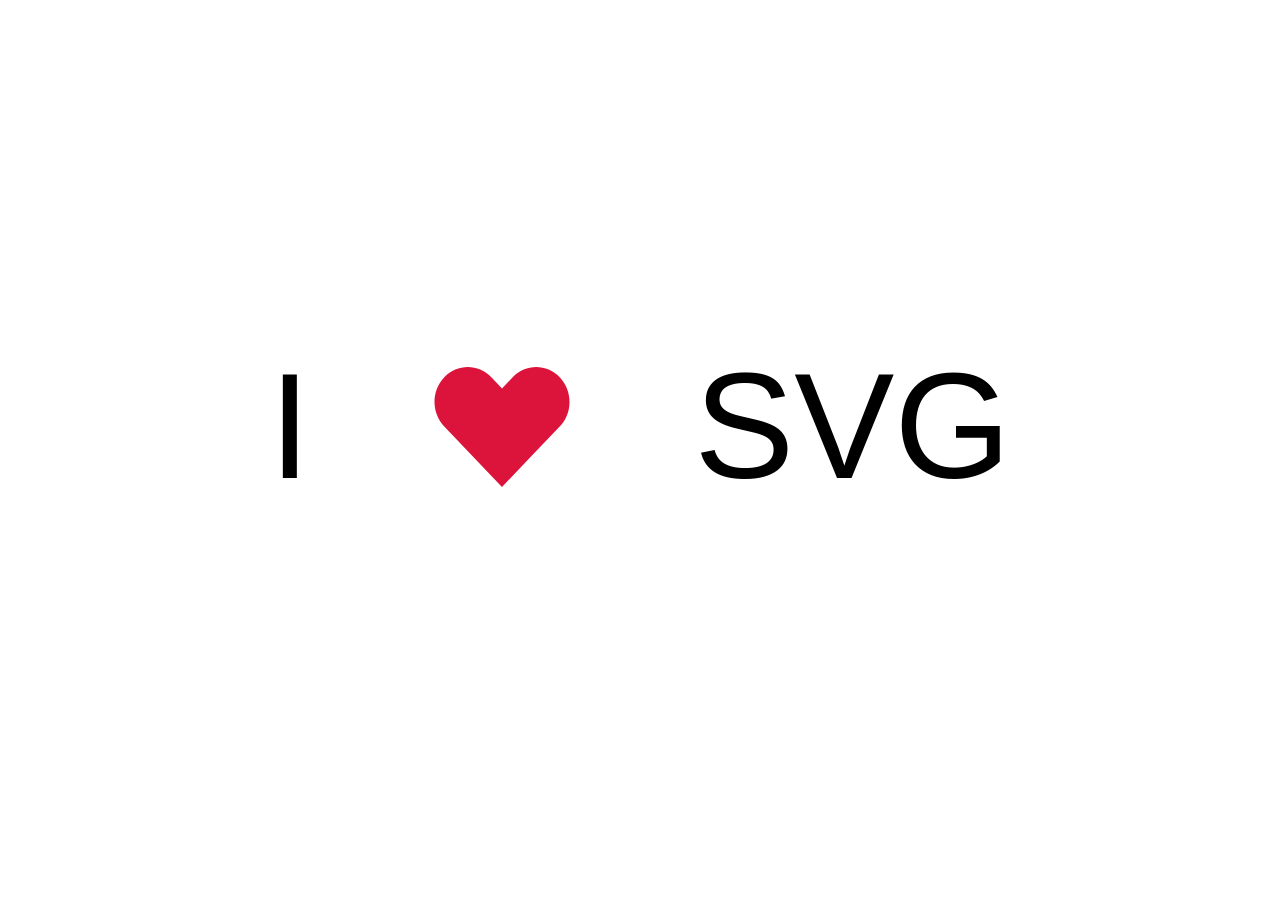
<file: index.html>
<!DOCTYPE html>
<html lang="en">
<head>
    <meta charset="UTF-8">
    <title>Title</title>
    <link rel="stylesheet" href="index.css">
</head>
<body>
<div class="wrapper">
    <div class="title">
        <label class="title-label">I</label>
        <svg class="heart"><use xlink:href="common.svg#heart" /></svg>
        <label class="title-label">SVG</label>
    </div>
</div>
</body>
</html>
</file>
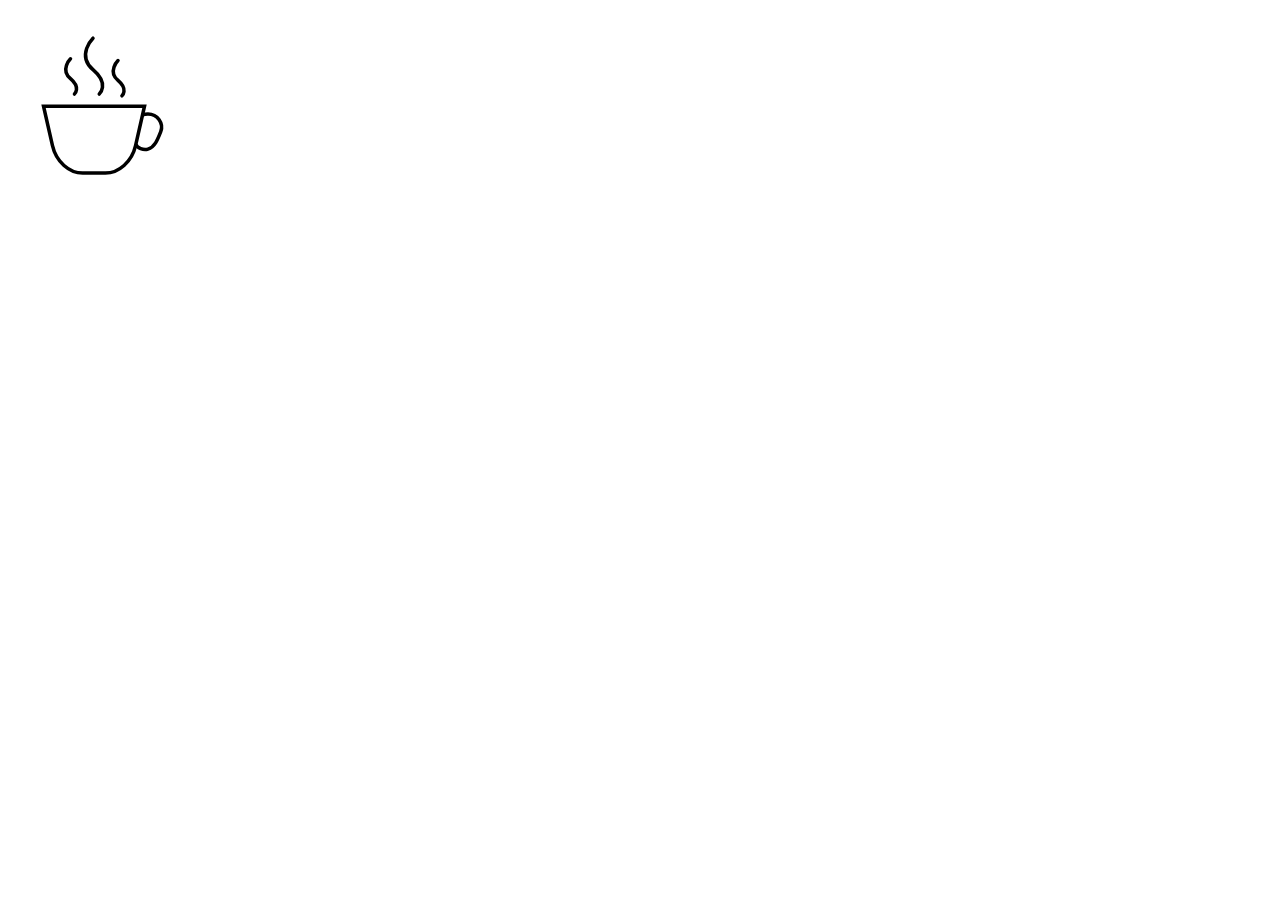
<file: accessibility.html>
<!DOCTYPE html>
<html lang="en">
<head>
    <meta charset="UTF-8">
    <title>SVG Demo - Accessability</title>
</head>
<body>

<svg id="img" viewBox="0 0 720 500" aria-labelledby="imgTitle imgDesc" role="img">
    <title id="imgTitle">Кружка чая</title>
    <desc id="imgDesc">Изображена кружка горячего чая</desc>

    <g display="none"><g display="inline"><g><rect fill="#000000" width="100" height="5"/></g></g><g display="inline"><g><rect y="95" fill="#000000" width="100" height="5"/></g></g><g display="inline"><g><rect x="95" fill="#000000" width="5" height="100"/></g></g><g display="inline"><g><rect fill="#000000" width="5" height="100"/></g></g></g><g enable-background="new    "><g><g><path fill="none" stroke="#000000" stroke-width="2" stroke-miterlimit="10" d="M20.236,55.959l5.098,22.416     c2.11,9.277,9.664,15.666,17.189,15.666h12.945c7.525,0,15.079-6.389,17.189-15.666l5.098-22.416H20.236z"/></g></g><path fill="none" stroke="#000000" stroke-width="2" stroke-miterlimit="10" d="M76.631,60.905   c0.972-0.314,2.008-0.484,3.083-0.484c5.523,0,9.072,5.412,7.286,10c-1.896,4.87-3.5,8.829-7.286,10   c-2.554,0.79-6.214-0.588-6.895-2.756"/><path fill="none" stroke="#000000" stroke-width="2" stroke-linecap="round" stroke-miterlimit="10" d="M48.411,17.184   c0,0-9.642,9.761,0,17.968c9.642,8.209,3.567,13.866,3.567,13.866"/><path fill="none" stroke="#000000" stroke-width="2" stroke-linecap="round" stroke-miterlimit="10" d="M62.654,29.916   c0,0-6.082,6.158,0,11.336C68.737,46.431,64.905,50,64.905,50"/><path fill="none" stroke="#000000" stroke-width="2" stroke-linecap="round" stroke-miterlimit="10" d="M35.59,28.934   c0,0-6.083,6.158,0,11.336c6.083,5.179,2.251,8.748,2.251,8.748"/></g>

</svg>


</body>
</html>
</file>
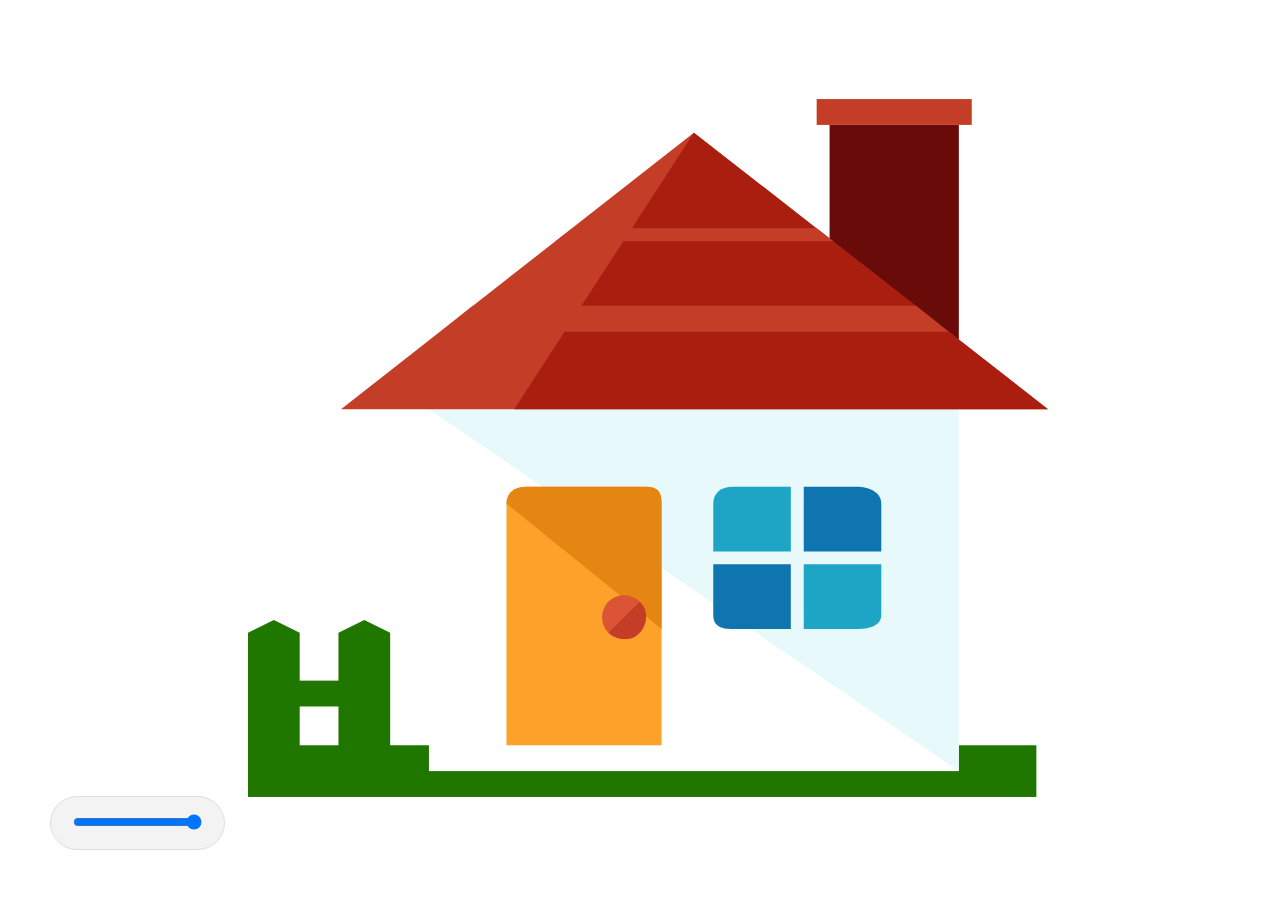
<file: responsive.html>
<!DOCTYPE html>
<html lang="en">
<head>
    <meta charset="UTF-8">
    <title>SVG Demo</title>
    <link rel="stylesheet" href="main.css"/>
</head>
<body>
<div class="wrapper">
    <iframe src="home.svg" class="iframe-container js-iframe"></iframe>

    <div class="controls">
        <input type="range" class="js-iframe-width-range" value="700" step="50" max="700" min="0" />
    </div>
</div>

<script src="range-controller.js"></script>
</body>
</html>
</file>
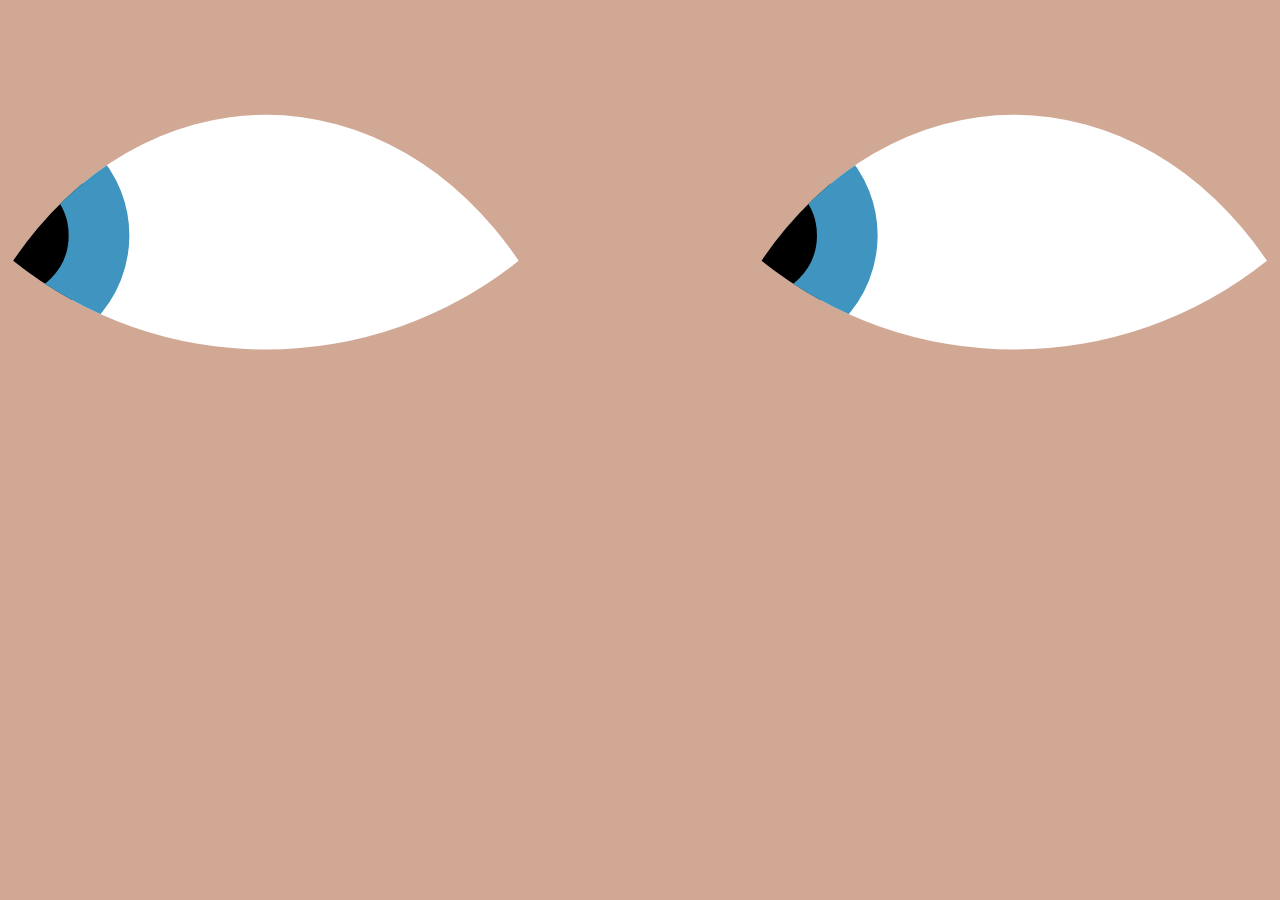
<file: css-vars/css-vars.html>
<!DOCTYPE html>
<html lang="en">
<head>
    <meta charset="UTF-8">
    <title>SVG Demo - Css Vars</title>
    <style>
        svg, body {
            background: #D1A894;
        }
        #white-path {
            fill: white;
        }
        .iris {
            fill: black;
            stroke: #3F95BF;
            stroke-width: 12px;

            cx: calc(25px + 55px * var(--mouse-x));
        }
    </style>
</head>
<body>
<svg viewBox="0 0 250 100">
    <clipPath id="white-clip">
        <path id="white-path" d="M1,50 a65,80 0 0,1 100,0 a80,80 0 0,1 -100,0 Z"></path>
    </clipPath>
    <use id="eye-white" href="#white-path"></use>
    <use href="#eye-white" x="148"></use>
    <circle id="iris" class="iris" cy="45" r="18" clip-path="url(#white-clip)"></circle>
    <use class="iris" href="#iris" x="148"></use>
</svg>

<script>
    var root = document.documentElement;

    document.addEventListener("mousemove", evt => {
        let x = evt.clientX / innerWidth;
        let y = evt.clientY / innerHeight;

        root.style.setProperty("--mouse-x", x);
        root.style.setProperty("--mouse-y", y);
    });

</script>
</body>
</html>
</file>
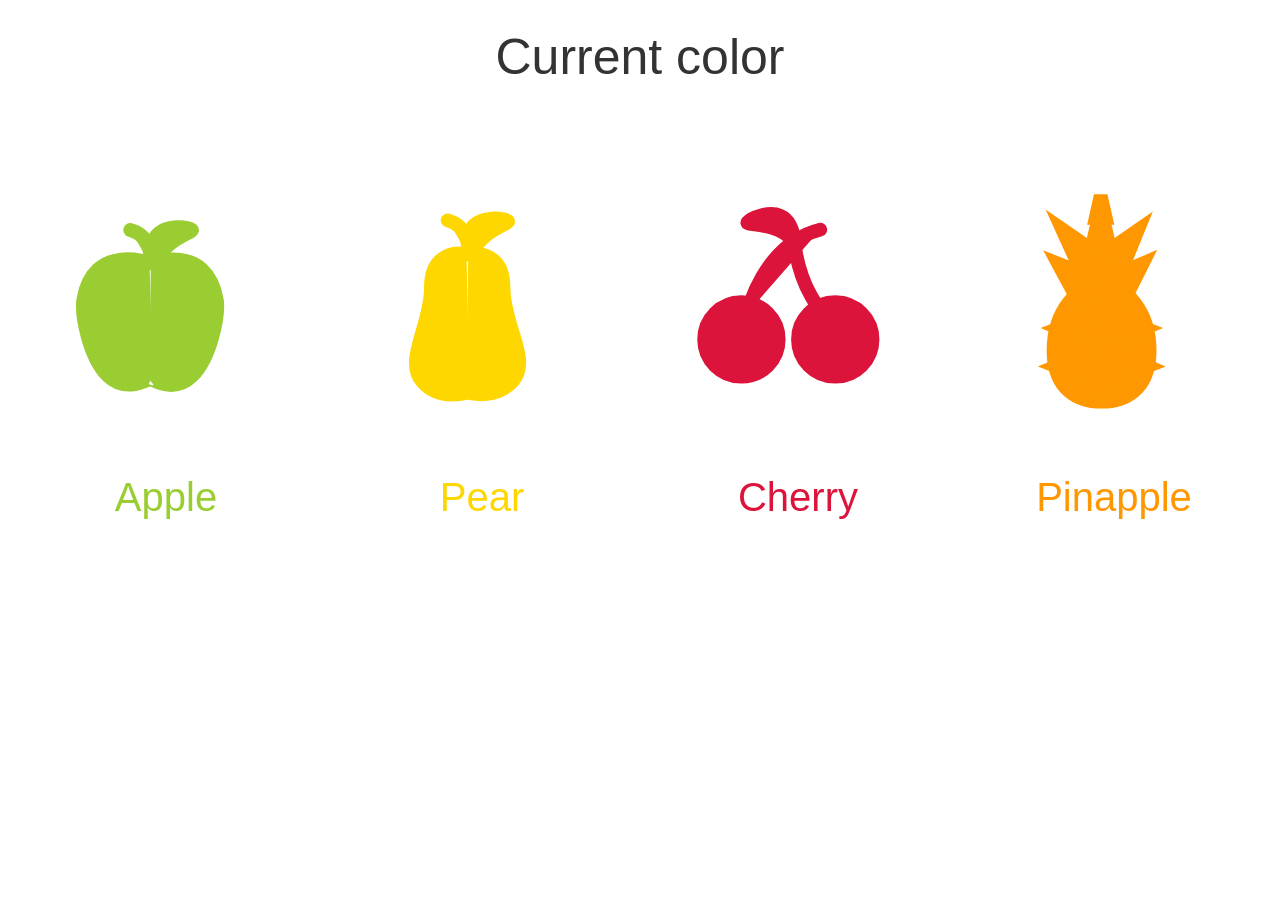
<file: current-color/current-color.html>
<!DOCTYPE html>
<html lang="en">
<head>
    <meta charset="UTF-8">
    <title>SVG Demo - Current color</title>
    <link rel="stylesheet" href="menu.css" />
</head>
<body>
<div class="wrapper">
    <div class="title">Current color</div>
    <ul class="menu">
        <li class="menu-item menu-item_apple">
            <svg class="menu-item-icon"><use xlink:href="fruits.svg#apple" /></svg>
            <label class="menu-item-label">Apple</label>
        </li>
        <li class="menu-item menu-item_pear">
            <svg class="menu-item-icon"><use xlink:href="fruits.svg#pear" /></svg>
            <label class="menu-item-label">Pear</label>
        </li>
        <li class="menu-item menu-item_cherry">
            <svg class="menu-item-icon"><use xlink:href="fruits.svg#cherry" /></svg>
            <label class="menu-item-label">Cherry</label>
        </li>
        <li class="menu-item menu-item_pinapple">
            <svg class="menu-item-icon"><use xlink:href="fruits.svg#pinapple" /></svg>
            <label class="menu-item-label">Pinapple</label>
        </li>
    </ul>
</div>
</body>
</html>
</file>
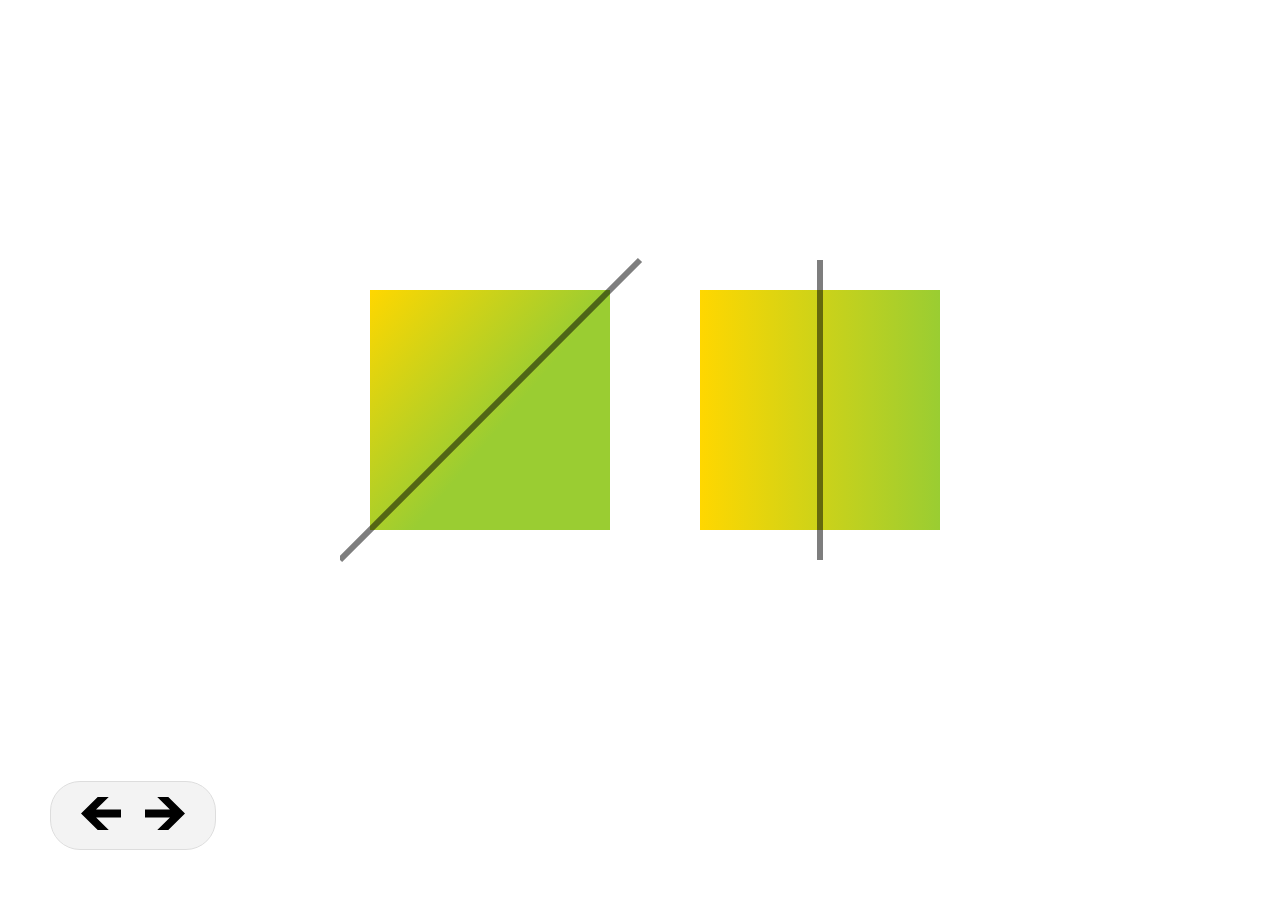
<file: gradient/gradient.html>
<!DOCTYPE html>
<html lang="en">
<head>
    <meta charset="UTF-8">
    <title>SVG Demo - Gradient</title>
    <link rel="stylesheet" href="../common/main.css"/>
</head>
<body>
<div class="wrapper">
    <iframe src="" class="iframe-container js-iframe" style="width: 600px"></iframe>

    <div class="controls js-navigation">
        <button class="controls-button" data-nav="prev">
            <img src="../common/arrow-left.svg" width="40px"/>
        </button>

        <button class="controls-button" data-nav="next">
            <img src="../common/arrow-right.svg" width="40px"/>
        </button>
    </div>
</div>

<script src="../common/navigation.js"></script>
<script>
    (function () {
        let currentIndexExample = 0;
        let examples = [
            'linear-angle.svg',
            'radial.svg',
            'linear-animation.svg',
            'gradient-units.svg',
            'spread.svg',
        ];
        window.navigation(examples, currentIndexExample);
    }());
</script>
</body>
</html>
</file>
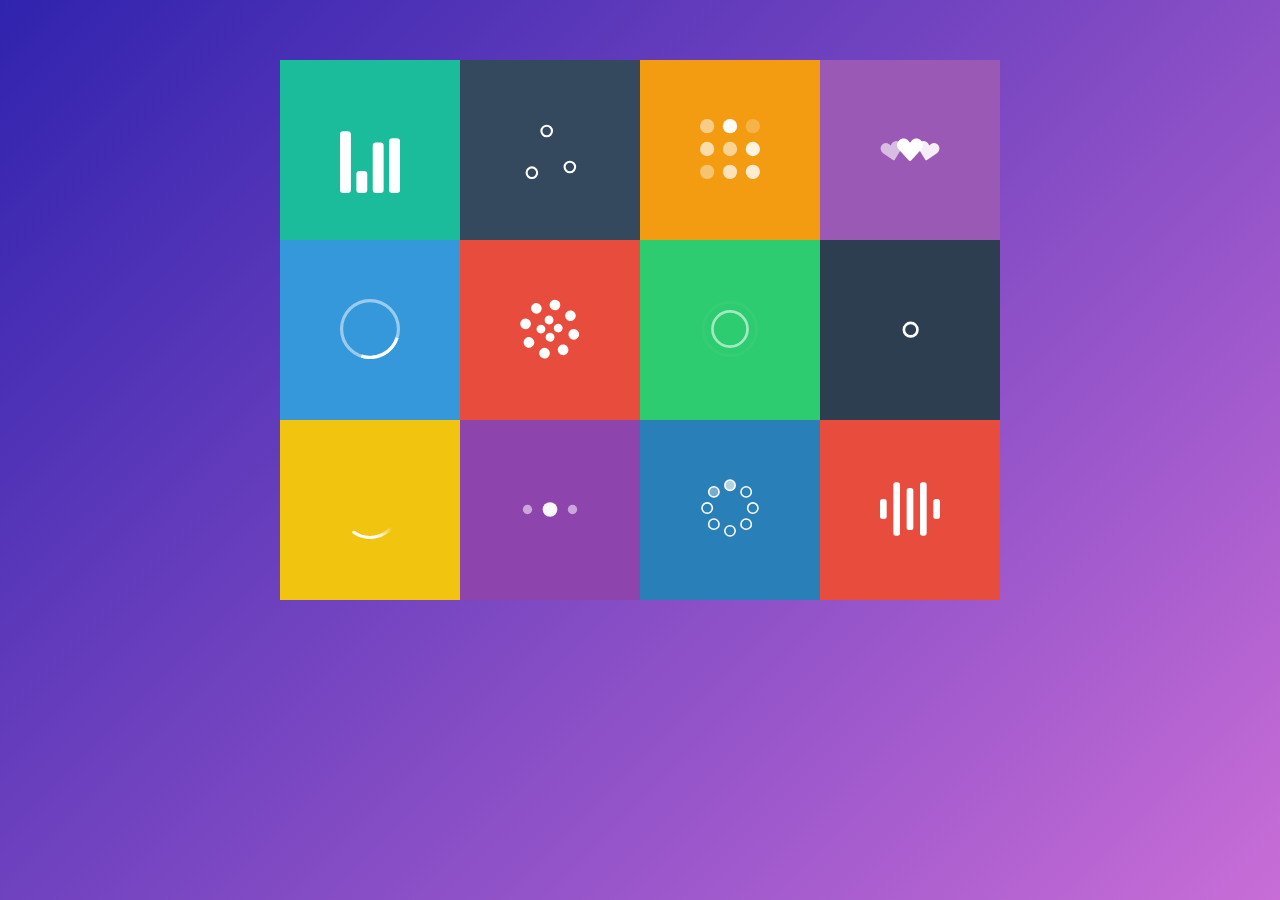
<file: loaders/loaders.html>
<!DOCTYPE html>
<html lang="en">
<head>
    <meta charset="UTF-8">
    <title>SVG Demo - Text path</title>
	<style type="text/css">
		html {
			height: 100%;
			background: #3023ae;
			background: linear-gradient(135deg,  #3023ae 0%,#c86dd7 100%);
			background-attachment: fixed;
		}

		ul {
			background: #fff;
			width: 720px;
			margin: auto;
			margin-top: 60px;
			list-style: none;
			padding: 0;
			-moz-box-shadow: 0px 0px 4px 0px rgba(0,0,0,0.37);
			box-shadow:      0px 0px 4px 0px rgba(0,0,0,0.37);
		}
		ul li {
			width: 180px;
			height: 180px;
			line-height: 176px;
			text-align: center;
			float: left;
			background-repeat: no-repeat;
			background-position: center;
		}
		ul li img {
			vertical-align: middle;
		}
		li:nth-child(1) {
			background-color: #1ABC9C;
		}
		li:nth-child(2) {
			background-color: #34495E;
		}
		li:nth-child(3) {
			background-color: #F39C12;
		}
		li:nth-child(4) {
			background-color: #9B59B6;
		}
		li:nth-child(5) {
			background-color: #3498DB;
		}
		li:nth-child(6) {
			background-color: #E74C3C;
		}
		li:nth-child(7) {
			background-color: #2ECC71;
		}
		li:nth-child(8) {
			background-color: #2C3E50;
		}
		li:nth-child(9) {
			background-color: #F1C40F;
		}
		li:nth-child(10) {
			background-color: #8E44AD;
		}
		li:nth-child(11) {
			background-color: #2980B9;
		}
		li:nth-child(12) {
			background-color: #E74C3C;
		}
	</style>
</head>
<body>

<div class="wrapper">
	<ul>
		<li><img src="./img/audio.svg" width="60"></li>
		<li><img src="./img/ball-triangle.svg" width="60"></li>
		<li><img src="./img/grid.svg" width="60"></li>
		<li><img src="./img/hearts.svg" width="60"></li>
		<li><img src="./img/oval.svg" width="60"></li>
		<li><img src="./img/circles.svg" width="60"></li>
		<li><img src="./img/puff.svg" width="60"></li>
		<li><img src="./img/rings.svg" width="60"></li>
		<li><img src="./img/tail-spin.svg" width="60"></li>
		<li><img src="./img/three-dots.svg" width="60"></li>
		<li><img src="./img/spinning-circles.svg" width="60"></li>
		<li><img src="./img/bars.svg" width="60"></li>
	</ul>
</div>


</body>
</html>
</file>
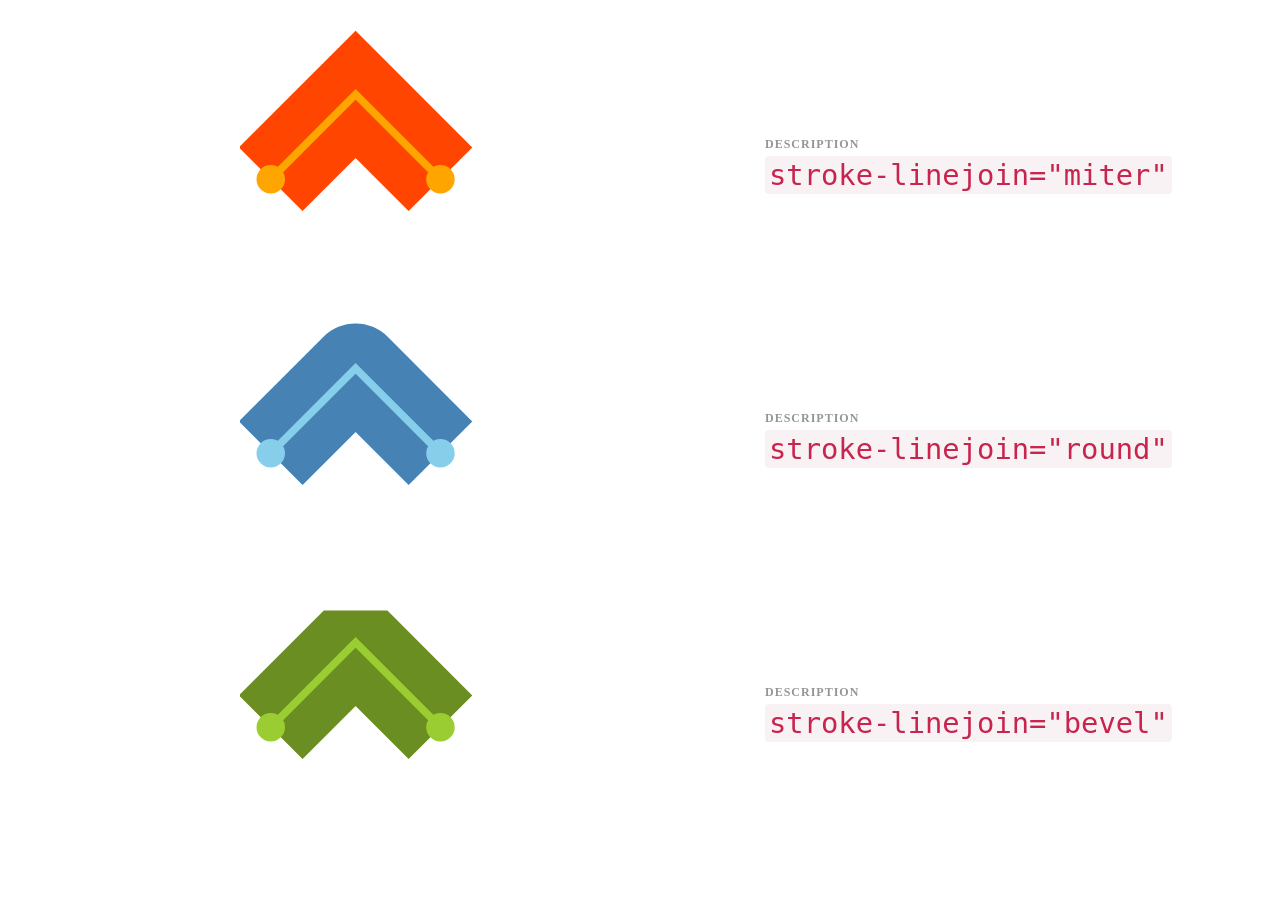
<file: primitives/corners.html>
<!DOCTYPE html>
<html lang="en">
<head>
    <meta charset="UTF-8">
    <title>SVG Demo - Primitives</title>
    <link rel="stylesheet" href="../common/main.css"/>
</head>
<body>
<svg style="display: none">
    <defs>
        <symbol id="s-corner">
            <path d="M 0 50 h 80 v 80" stroke-width="60" fill="none" transform="rotate(-45 70 50)"/>
        </symbol>
        <symbol id="s-corner-guide">
            <g transform="rotate(-45 70 50)">
                <circle r="9" cx="0" cy="50"/>
                <circle r="9" cx="80" cy="130"/>
                <path d="M 0 50 h 80 v 80" stroke-width="5" fill="none" />
            </g>
        </symbol>
    </defs>
</svg>

<div class="wrapper">
    <div class="demo-info-wrapper" style="height: auto;padding-top: 30px;">
        <div class="demo-info-iframe">
            <svg viewBox="0 0 180 180" width="300" height="30vh">
                <use href="#s-corner" stroke="orangered" stroke-linejoin="miter"/>
                <use href="#s-corner-guide" y="0" stroke="orange" fill="orange"/>
            </svg>
        </div>
        <div class="demo-info-description" style="height: auto">
            <code>stroke-linejoin="miter"</code>
        </div>
    </div>
    <div class="demo-info-wrapper">
        <div class="demo-info-iframe">
            <svg viewBox="0 0 180 180" width="300" height="30vh">
                <use href="#s-corner" stroke="steelblue" stroke-linejoin="round"/>
                <use href="#s-corner-guide" y="0" stroke="skyblue" fill="skyblue"/>
            </svg>
        </div>
        <div class="demo-info-description" style="height: auto">
            <code>stroke-linejoin="round"</code>
        </div>
    </div>
    <div class="demo-info-wrapper">
        <div class="demo-info-iframe">
            <svg viewBox="0 0 180 180" width="300" height="30vh">
                <use href="#s-corner" stroke="olivedrab" stroke-linejoin="bevel"/>
                <use href="#s-corner-guide" y="0" stroke="yellowgreen" fill="yellowgreen"/>
            </svg>
        </div>
        <div class="demo-info-description" style="height: auto">
            <code>stroke-linejoin="bevel"</code>
        </div>
    </div>
</div>
</body>
</html>
</file>
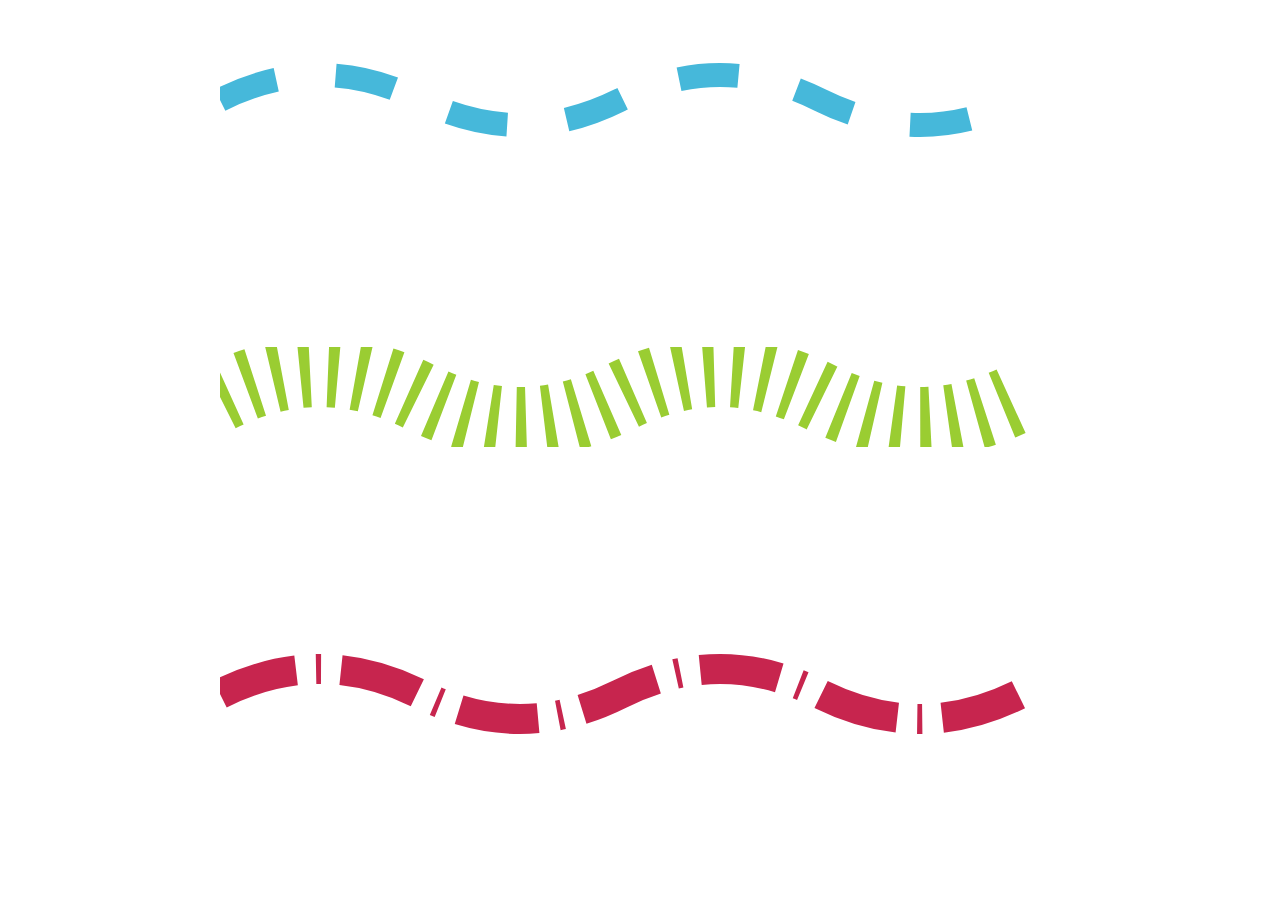
<file: primitives/dashing.html>
<!DOCTYPE html>
<html lang="en">
<head>
    <meta charset="UTF-8">
    <title>SVG Demo - Primitives</title>
    <link rel="stylesheet" href="../common/main.css"/>
    <style>
        .demo-info-wrapper {
            justify-content: center;
            height: 33%;
            box-sizing: border-box;
            padding: 50px 0;
        }
    </style>
</head>
<body>
<svg style="display: none">
    <defs>
        <symbol id="s-dasharray">
            <path d="M 0,50
               Q100,0 200,50
               300,100 400,50
               500,0 600,50
               700,100 800,50"/>
        </symbol>
    </defs>
</svg>

<div class="wrapper" style="height: 100vh;">
    <div class="demo-info-wrapper">
        <svg width="840" height="100">
            <use xlink:href="#s-dasharray" fill="transparent"
                 stroke="#46b8da" stroke-width="4%" stroke-dasharray="10%"/>
        </svg>
    </div>
    <div class="demo-info-wrapper">
        <svg width="840" height="100">
            <use xlink:href="#s-dasharray" fill="transparent"
                 stroke="yellowgreen" stroke-width="70" stroke-dasharray="10 18"/>
        </svg>
    </div>
    <div class="demo-info-wrapper">
        <svg width="840" height="100">
            <use xlink:href="#s-dasharray" fill="transparent"
                 stroke="#c7254e" stroke-width="30" stroke-dasharray="80 20 5 20"/>
        </svg>
    </div>
</div>
</body>
</html>
</file>
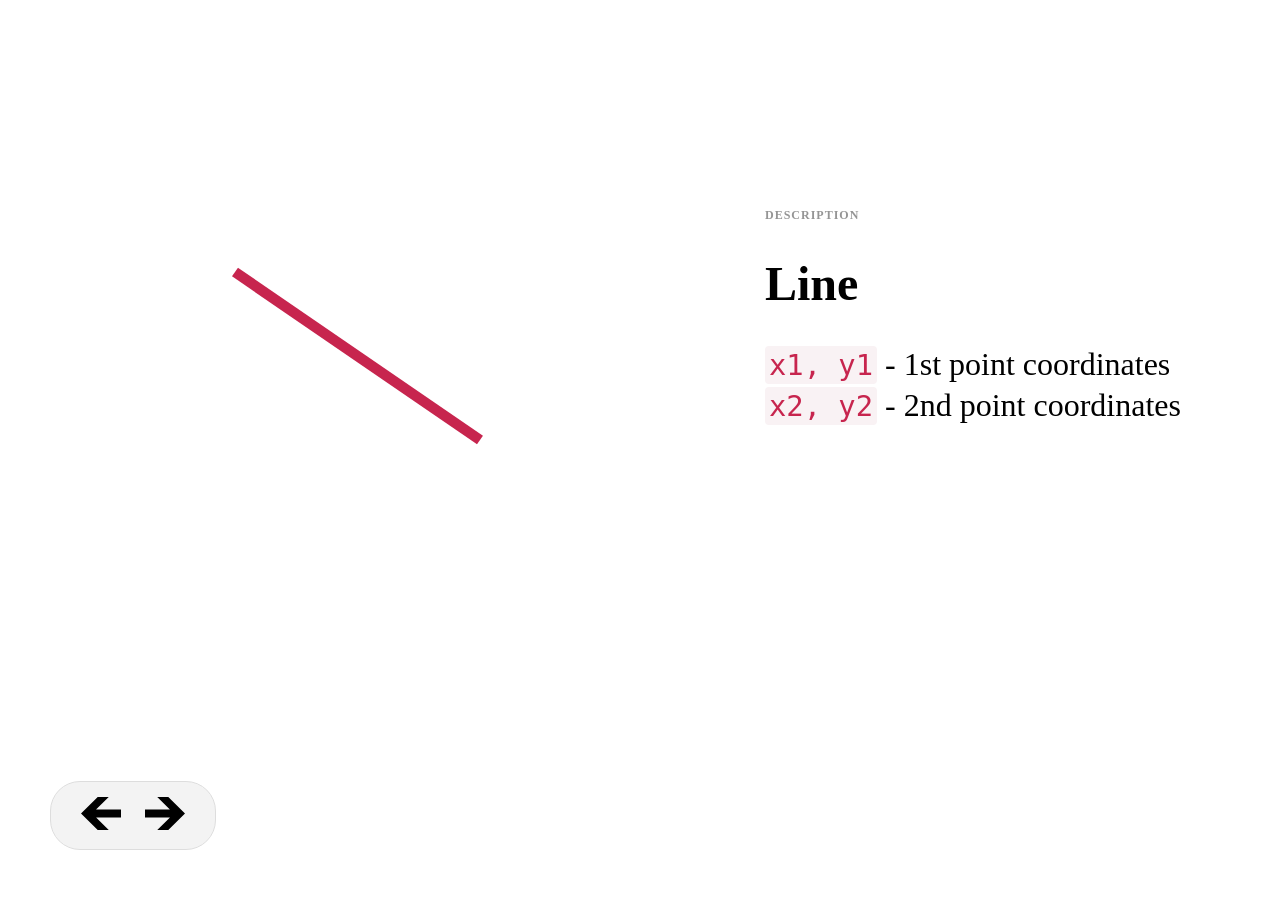
<file: primitives/primitives.html>
<!DOCTYPE html>
<html lang="en">
<head>
    <meta charset="UTF-8">
    <title>SVG Demo - Primitives</title>
    <link rel="stylesheet" href="../common/main.css"/>
</head>
<body>
<div class="wrapper">
    <div class="demo-info-wrapper">
        <div class="demo-info-iframe">
            <iframe src="" class="iframe-container js-iframe"></iframe>
        </div>
        <div class="demo-info-description js-description"></div>
    </div>


    <div class="controls js-navigation">
        <button class="controls-button" data-nav="prev">
            <img src="../common/arrow-left.svg" width="40px"/>
        </button>

        <button class="controls-button" data-nav="next">
            <img src="../common/arrow-right.svg" width="40px"/>
        </button>
    </div>
</div>

<script src="../common/navigation.js"></script>
<script>
    (function () {
        let currentIndexExample = 0;
        let examples = [{
            src: 'line.svg',
            description: `
                <h2>Line</h2>
                <code>x1, y1</code> - 1st point coordinates<br/>
                <code>x2, y2</code> - 2nd point coordinates
            `
        }, {
            src: 'polyline.svg',
            description: `
                <h2>Polyline</h2>
                <code>path="x1,y1 x2,y2 x3,y3"</code><br>
                all coordinates
            `
        }, {
            src: 'rect.svg',
            description: `
                <h2>Rect</h2>
                <code>x, y</code> - top left angle<br/>
                <code>width</code> - width<br/>
                <code>height</code> - height<br/>
                <code>rx, ry</code> - border radius
            `
        }, {
            src: 'circle.svg',
            description: `
                <h2>Circle</h2>
                <code>cx, cy</code> - center point coordinates<br/>
                <code>r</code> - radius
            `
        }, {
            src: 'ellipse.svg',
            description: `
                <h2>Ellipse</h2>
                <code>cx, cy</code> - center point coordinates<br/>
                <code>rx, ry</code> - radiuses
            `
        }, {
            src: 'polygon.svg',
            description: `
                <h2>Polygon</h2>
                <code>points</code> - coordinates set.<br>
                From the top left angle
            `
        }, {
            src: 'text.svg',
            description: `
                <h2>Text</h2>
                <code>x, y</code> - first symbol coordinates<br/>
                From the top left angle
            `
        }];
        window.navigation(examples, currentIndexExample);
    }());
</script>
</body>
</html>
</file>
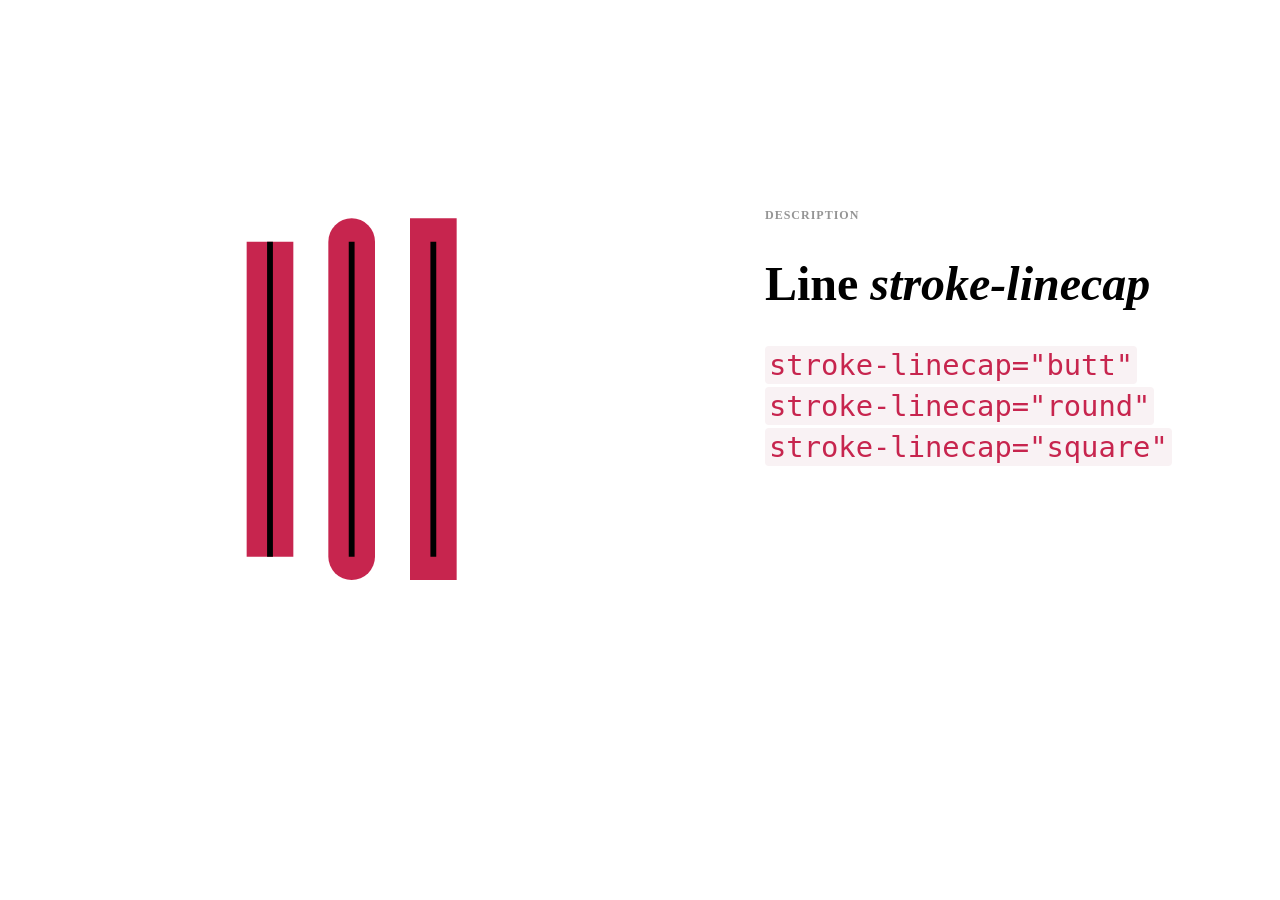
<file: primitives/stroke-linescape.html>
<!DOCTYPE html>
<html lang="en">
<head>
    <meta charset="UTF-8">
    <title>SVG Demo - Primitives</title>
    <link rel="stylesheet" href="../common/main.css"/>
</head>
<body>
<div class="wrapper">
    <div class="demo-info-wrapper">
        <div class="demo-info-iframe">
            <iframe src="line-stroke-linecap.svg" class="iframe-container js-iframe"></iframe>
        </div>
        <div class="demo-info-description js-description">
            <h2>Line <i>stroke-linecap</i></h2>
            <code>stroke-linecap="butt"</code><br/>
            <code>stroke-linecap="round"</code><br/>
            <code>stroke-linecap="square"</code>
        </div>
    </div>
</div>
</body>
</html>
</file>
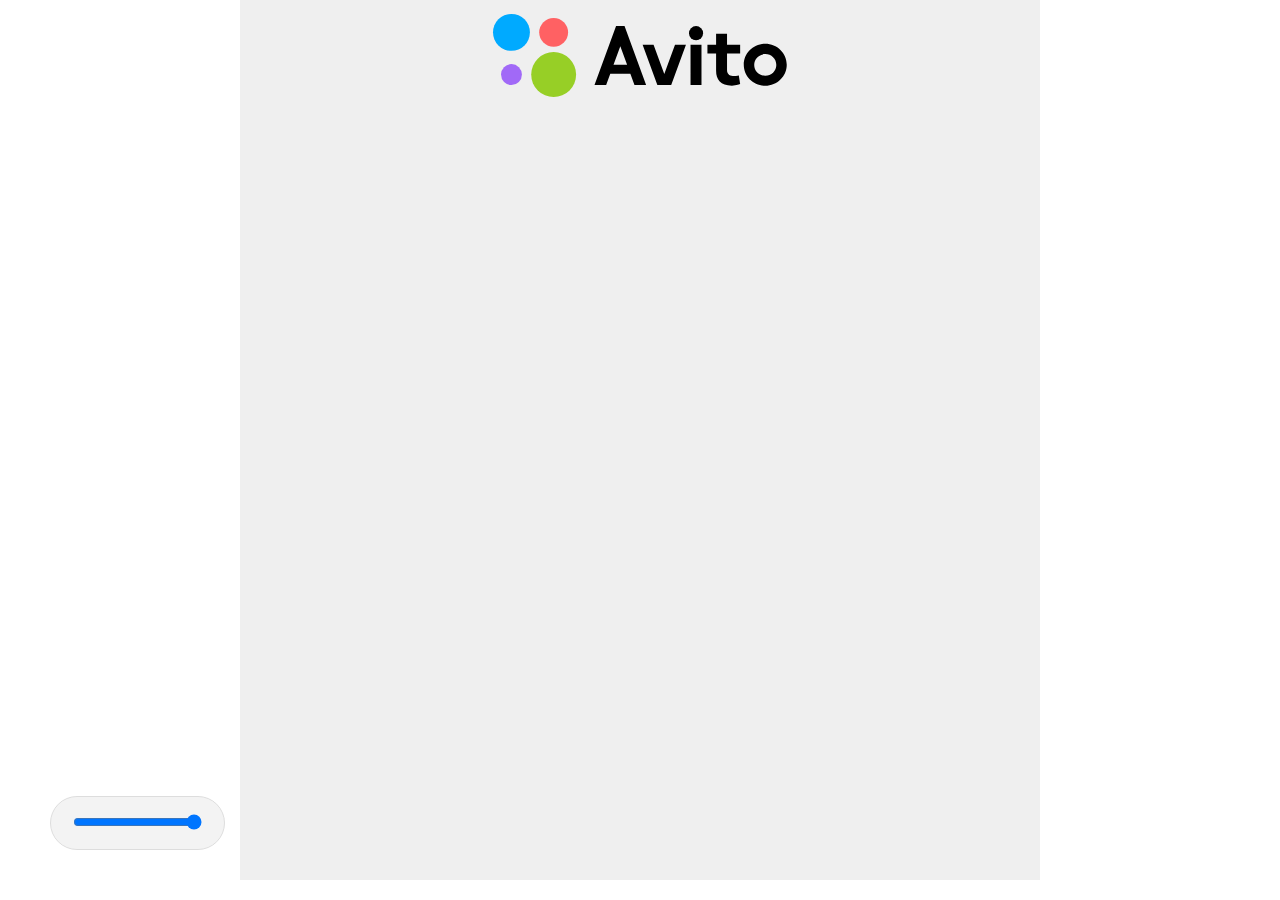
<file: responsive/responsive-avito.html>
<!DOCTYPE html>
<html lang="en">
<head>
    <meta charset="UTF-8">
    <title>SVG Demo - Responsive</title>
    <link rel="stylesheet" href="../common/main.css"/>
</head>
<body>
<div class="wrapper">
    <iframe src="logo.svg" class="iframe-container js-iframe" style="background: #efefef;"></iframe>

    <div class="controls">
        <input type="range" class="js-iframe-width-range" value="700" step="50" max="700" min="0" />
    </div>
</div>

<script src="range-controller.js"></script>
</body>
</html>
</file>
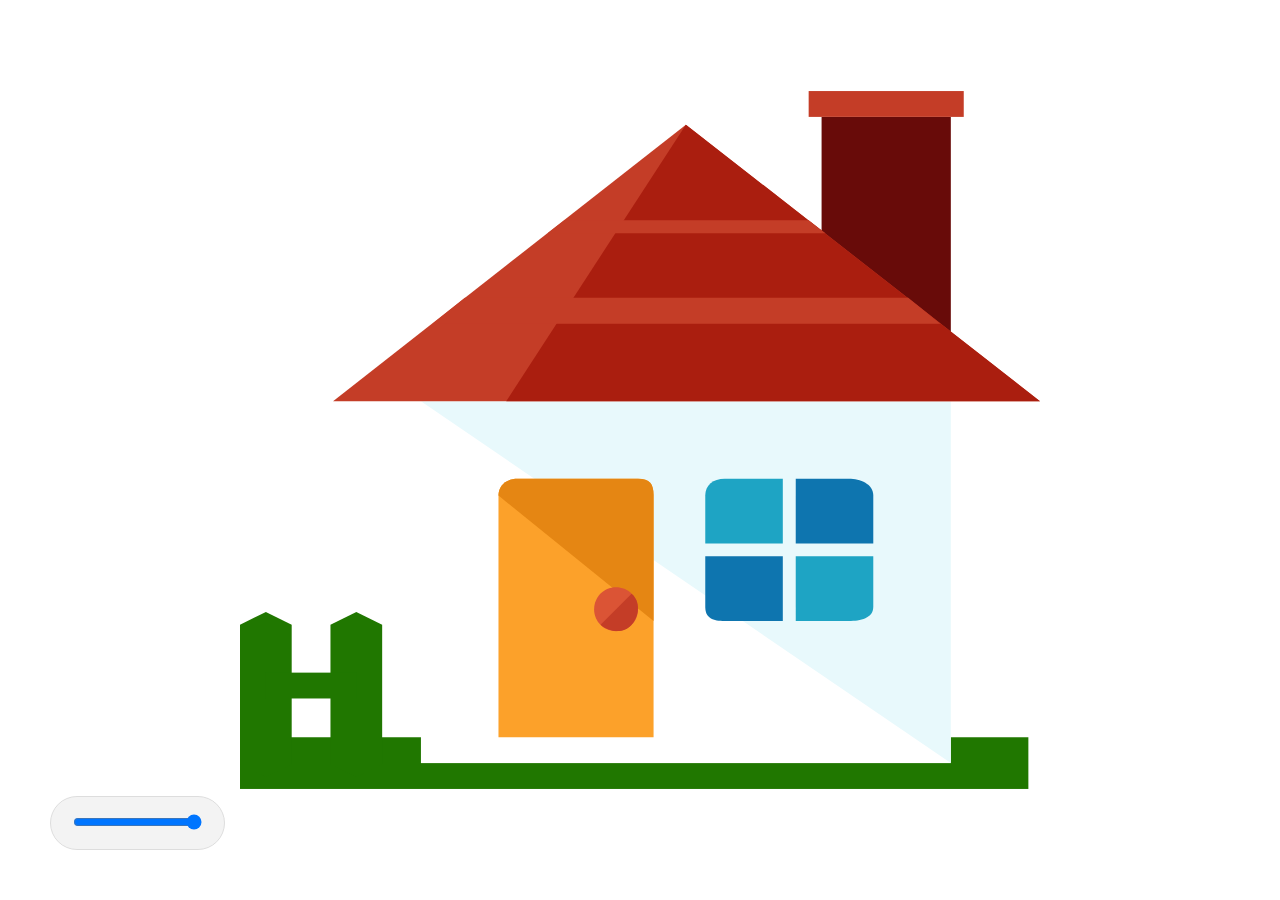
<file: responsive/responsive-home.html>
<!DOCTYPE html>
<html lang="en">
<head>
    <meta charset="UTF-8">
    <title>SVG Demo - Responsive</title>
    <link rel="stylesheet" href="../common/main.css"/>
</head>
<body>
<div class="wrapper">
    <iframe src="home.svg" class="iframe-container js-iframe"></iframe>

    <div class="controls">
        <input type="range" class="js-iframe-width-range" value="700" step="50" max="700" min="0" />
    </div>
</div>

<script src="range-controller.js"></script>
</body>
</html>
</file>
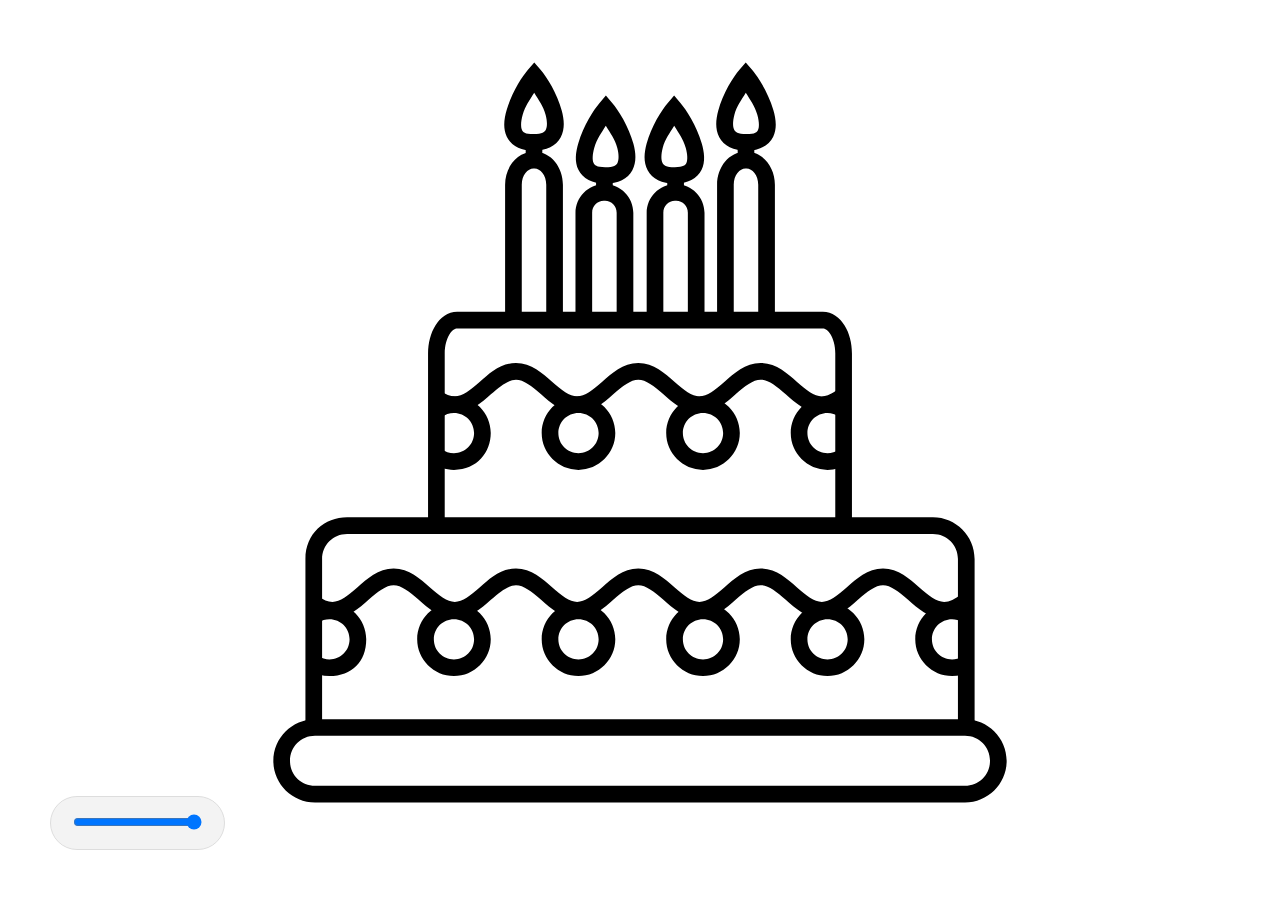
<file: responsive/responsive.html>
<!DOCTYPE html>
<html lang="en">
<head>
    <meta charset="UTF-8">
    <title>SVG Demo - Responsive</title>
    <link rel="stylesheet" href="../common/main.css"/>
</head>
<body>
<div class="wrapper">
    <iframe src="cake.svg" class="iframe-container js-iframe"></iframe>

    <div class="controls">
        <input type="range" class="js-iframe-width-range" value="700" step="50" max="700" min="0" />
    </div>
</div>

<script src="range-controller.js"></script>
</body>
</html>
</file>
<file: index.css>
.wrapper {
    display: flex;
    width: 100%;
    height: 100vh;
    justify-content: center;
    align-items: center;
}

.heart {
    animation: heartPulse 1.6s infinite;
    fill: crimson;
}
@keyframes heartPulse {
    0%   {
        transform: scale(1);
    }
    15%  {
        transform: scale(1.3);
    }
    50%  {
        transform: scale(1.1);
    }
    75%  {
        transform: scale(1.6);
    }
    100% {
        transform: scale(1);
    }
}

.title {
    font-family: Helvetica;
    font-size: 150px;
    transform: translateY(-20%);
}

.title-label,
.heart {
    display: inline-block;
    vertical-align: middle;
}
</file>
<file: main.css>
.wrapper {
    margin: 0 auto;
    width: 100vw;
    text-align: center;
}

.iframe-container {
    --iframe-width-diff: 250px;
    width: calc(var(--iframe-width-diff) + 100px);
    height: calc(100vh - 20px);
    border: none;
}

.controls {
    position: fixed;
    bottom: 50px;
    left: 50px;
    background: rgba(238, 238, 238, 0.7);
    padding: 15px 20px;
    border-radius: 30px;
    border: 1px solid #dddddd;
    transition: background .3s;
}

.controls:hover {
    background: rgba(238, 238, 238, 1);
}
</file>
<file: current-color/menu.css>
.title {
    text-align: center;
    padding: 20px 0 60px;
    font-size: 50px;
    font-family: Helvetica;
    color: #333;
}
.menu {
    margin: 0;
    padding: 0;
    display: flex;
    justify-content: space-around;
    width: 100%;
}

.menu-item {
    list-style: none;
    font-size: 40px;
    font-family: Helvetica;
    transition: 0.5s;
    box-sizing: border-box;
    padding: 20px;
    text-align: center;
}

.menu-item-icon {
    width: 100%;
    height: 300px;
    fill: currentColor;
    stroke: currentColor;
    stroke-width: 5px;
    transition: fill-opacity 0.3s;
}

.menu-item-label {
    display: block;
}

.menu-item:hover .menu-item-icon {
    fill-opacity: 0;
}

/* particular items */
.menu-item_apple {
    color: yellowgreen;
}
.menu-item_apple:hover {
    color: #9a6210;
}
.menu-item_cherry {
    color: crimson;
}
.menu-item_cherry:hover {
    color: #ad9410;
}
.menu-item_pinapple {
    color: #ff9800;
}
.menu-item_pinapple:hover {
    color: #960d27;
}
.menu-item_pear {
    color: gold;
}
.menu-item_pear:hover {
    color: green;
}
</file>
<file: common/main.css>
body {
    margin: 0;
    padding: 0;
}
.wrapper {
    margin: 0 auto;
    width: 100vw;
    text-align: center;
}

.iframe-container {
    --iframe-width-diff: 250px;
    width: calc(var(--iframe-width-diff) + 100px);
    height: calc(100vh - 20px);
    border: none;
}

.controls {
    position: fixed;
    bottom: 50px;
    left: 50px;
    background: rgba(238, 238, 238, 0.7);
    padding: 15px 20px;
    border-radius: 30px;
    border: 1px solid #dddddd;
    transition: background .3s;
}

.controls:hover {
    background: rgba(238, 238, 238, 1);
}

.controls-button {
    border: none;
    background: transparent;
    cursor: pointer;
    padding: 0 10px;
}

code {
    padding: 2px 4px;
    font-size: 90%;
    color: #c7254e;
    background-color: #f9f2f4;
    border-radius: 4px;
}
kbd {
    padding: 2px 4px;
    font-size: 90%;
    color: #fff;
    background-color: #333;
    border-radius: 3px;
    -webkit-box-shadow: inset 0 -1px 0 rgba(0,0,0,.25);
    box-shadow: inset 0 -1px 0 rgba(0,0,0,.25);
}

.demo-info-wrapper {
    display: flex;
    width: 100%;
}
.demo-info-iframe {
    width: 60%;
}
.demo-info-description {
    width: 40%;
    height: 50vh;
    align-self: center;
    padding: 45px 15px 15px;
    margin: 0 -15px 15px;
    margin-right: 0;
    margin-left: 0;
    background-color: #fff;
    border-color: #ddd;
    border-width: 1px;
    border-radius: 4px 4px 0 0;
    -webkit-box-shadow: none;
    box-shadow: none;
    position: relative;
    text-align: left;
    font-size: 2rem;
    line-height: 2.5rem;
}

.demo-info-description::after {
    position: absolute;
    top: 15px;
    left: 15px;
    font-size: 12px;
    font-weight: 700;
    color: #959595;
    text-transform: uppercase;
    letter-spacing: 1px;
    content: "Description";
}
</file>
